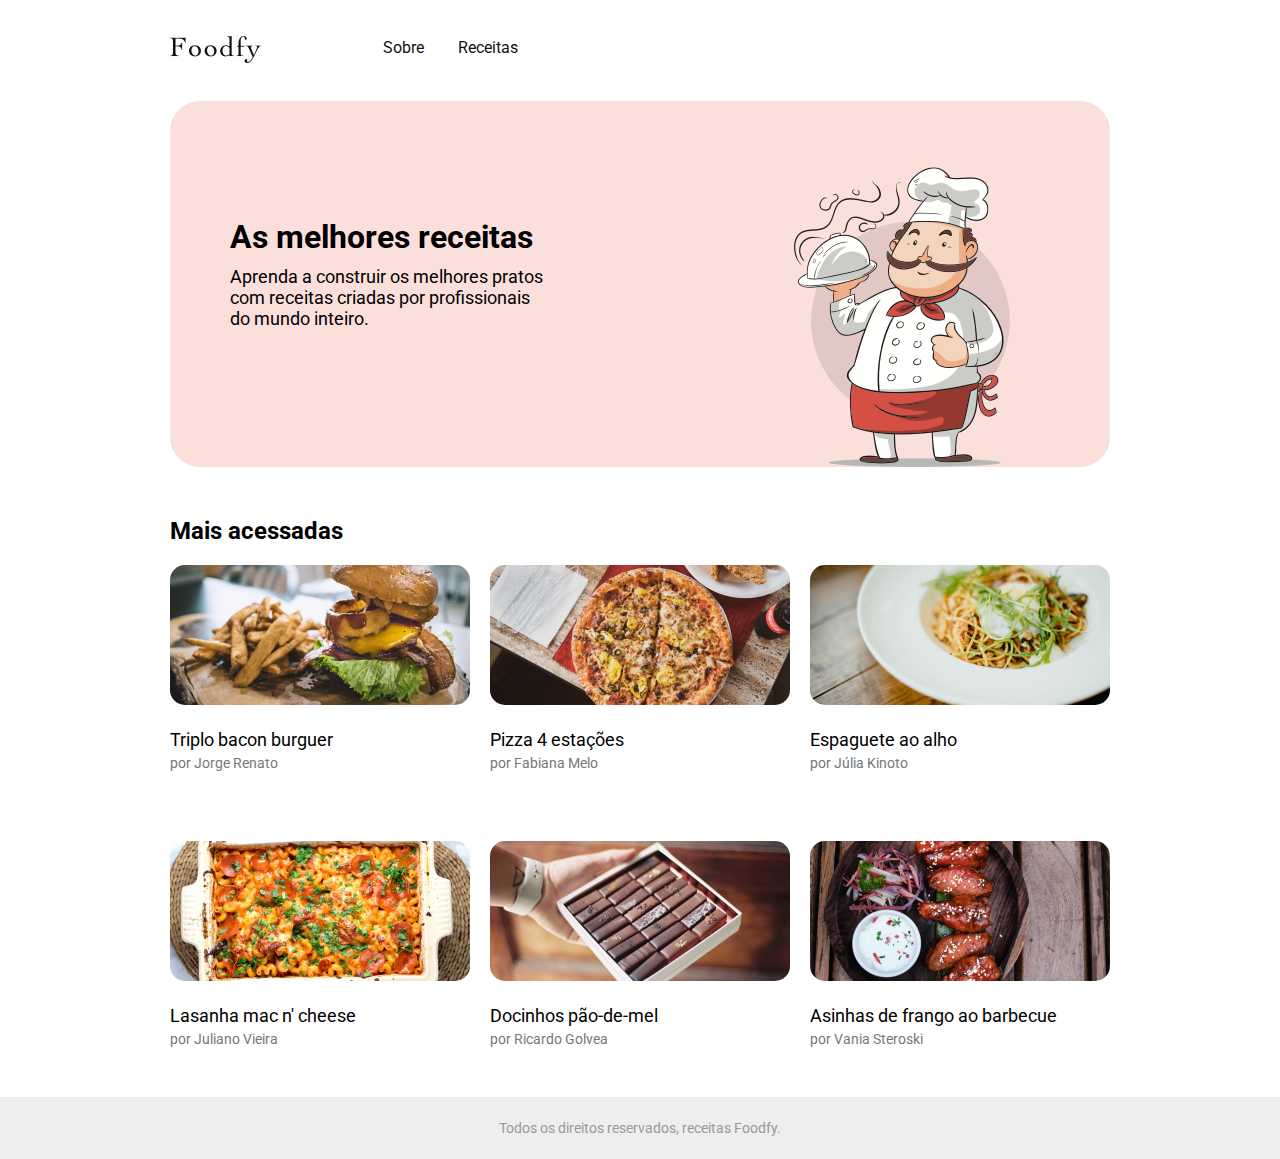
<file: Fase-02/construindo-foodfy/index.html>
<!DOCTYPE html>
<html lang="en">
<head>
    <meta charset="UTF-8">
    <meta http-equiv="X-UA-Compatible" content="IE=edge">
    <meta name="viewport" content="width=device-width, initial-scale=1.0">
    <title>Foodfy</title>
    <link rel="stylesheet" href="styles.css">
</head>
<body>
    <header>
        <div class="caixa">
            <h1>
                <img src="logo.png" alt="logo foodfy">
            </h1>
    
            <nav>
                <ul>
                    <li><a href="sobre.html">Sobre</a></li>
                    <li><a href="#">Receitas</a></li>
                </ul>
            </nav>
        </div>
    </header>

    <div class="caixa-2">
        <h2>As melhores receitas</h2>
        <p>Aprenda a construir os melhores pratos com receitas criadas por profissionais do mundo inteiro.</p>
        <img src="chef.png" alt="">
    </div>

    <h3>Mais acessadas</h3>

    <section class="caixa-3">
        <div class="card-1">
            <div class="card_image">
                <img src="burger.png" alt="triplo bacon burger">
            </div>
            <div class="card_content">
                <p>Triplo bacon burguer</p>
            </div>
            <div class="card_info">
                <p>por Jorge Renato</p>
            </div>
        </div>
        <div class="card-2">
            <div class="card_image">
                <img src="pizza.png" alt="pizza 4 estações">
            </div>
            <div class="card_content">
                <p>Pizza 4 estações</p>
            </div>
            <div class="card_info">
                <p>por Fabiana Melo</p>
            </div>
        </div>
        <div class="card-3">
            <div class="card_image">
                <img src="espaguete.png" alt="espaguete ao alho">
            </div>
            <div class="card_content">
                <p>Espaguete ao alho</p>
            </div>
            <div class="card_info">
                <p>por Júlia Kinoto</p>
            </div>
        </div>
        <div class="card-4">
            <div class="card_image">
                <img src="lasanha.png" alt="lasanha mac n' cheese">
            </div>
            <div class="card_content">
                <p>Lasanha mac n' cheese</p>
            </div>
            <div class="card_info">
                <p>por Juliano Vieira</p>
            </div>
        </div>
        <div class="card-5">
            <div class="card_image">
                <img src="doce.png" alt="Docinhos pão-de-mel">
            </div>
            <div class="card_content">
                <p>Docinhos pão-de-mel</p>
            </div>
            <div class="card_info">
                <p>por Ricardo Golvea</p>
            </div>
        </div>
        <div class="card-6">
            <div class="card_image">
                <img src="asinhas.png" alt="Asinhas de frango ao barbecue">
            </div>
            <div class="card_content">
                <p>Asinhas de frango ao barbecue</p>
            </div>
            <div class="card_info">
                <p>por Vania Steroski</p>
            </div>
        </div>
    </section>

    <footer>
        <p>Todos os direitos reservados, receitas Foodfy.</p>
    </footer>
</body>
</html>
</file>
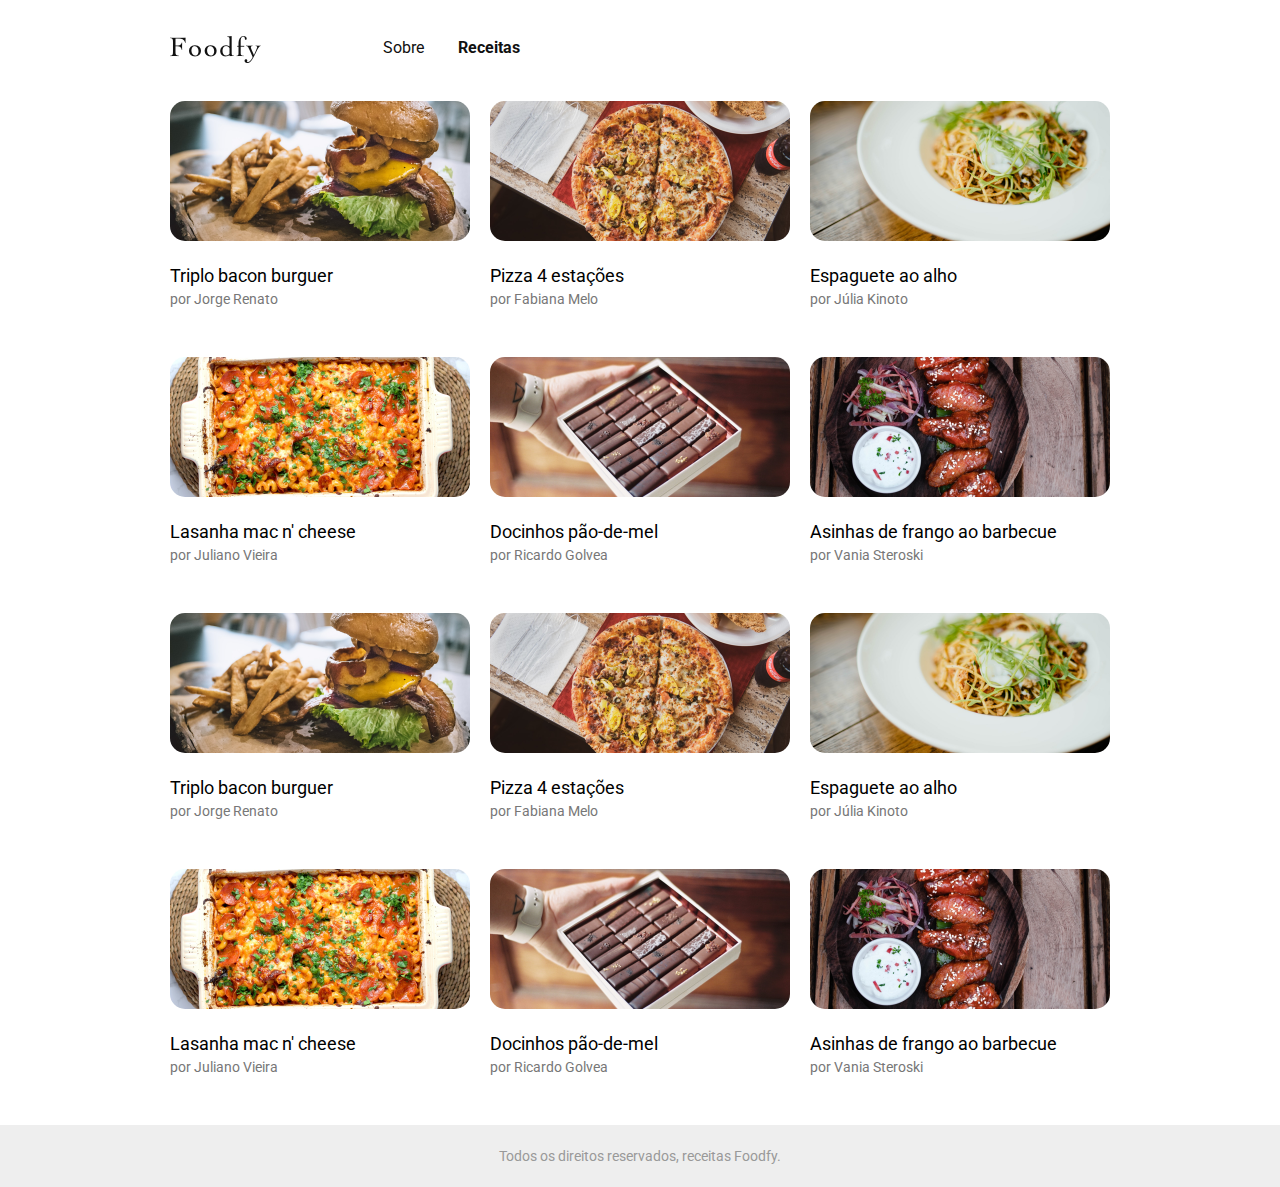
<file: Fase-02/construindo-foodfy/receitas.html>
<!DOCTYPE html>
<html lang="en">
<head>
    <meta charset="UTF-8">
    <meta http-equiv="X-UA-Compatible" content="IE=edge">
    <meta name="viewport" content="width=device-width, initial-scale=1.0">
    <title>Foodfy</title>
    <link rel="stylesheet" href="receitas.css">
</head>
<body>
    <header>
        <div class="caixa">
            <h1>
                <img src="logo.png" alt="logo foodfy">
            </h1>
    
            <nav>
                <ul>
                    <li><a href="sobre.html">Sobre</a></li>
                    <li><a href="receitas.html"><strong>Receitas</strong></a></li>
                </ul>
            </nav>
        </div>
    </header>

    <section class="caixa-3">
        <div class="card-1">
            <div class="card_image">
                <img src="burger.png" alt="triplo bacon burger">
            </div>
            <div class="card_content">
                <p>Triplo bacon burguer</p>
            </div>
            <div class="card_info">
                <p>por Jorge Renato</p>
            </div>
        </div>
        <div class="card-2">
            <div class="card_image">
                <img src="pizza.png" alt="pizza 4 estações">
            </div>
            <div class="card_content">
                <p>Pizza 4 estações</p>
            </div>
            <div class="card_info">
                <p>por Fabiana Melo</p>
            </div>
        </div>
        <div class="card-3">
            <div class="card_image">
                <img src="espaguete.png" alt="espaguete ao alho">
            </div>
            <div class="card_content">
                <p>Espaguete ao alho</p>
            </div>
            <div class="card_info">
                <p>por Júlia Kinoto</p>
            </div>
        </div>
        <div class="card-4">
            <div class="card_image">
                <img src="lasanha.png" alt="lasanha mac n' cheese">
            </div>
            <div class="card_content">
                <p>Lasanha mac n' cheese</p>
            </div>
            <div class="card_info">
                <p>por Juliano Vieira</p>
            </div>
        </div>
        <div class="card-5">
            <div class="card_image">
                <img src="doce.png" alt="Docinhos pão-de-mel">
            </div>
            <div class="card_content">
                <p>Docinhos pão-de-mel</p>
            </div>
            <div class="card_info">
                <p>por Ricardo Golvea</p>
            </div>
        </div>
        <div class="card-6">
            <div class="card_image">
                <img src="asinhas.png" alt="Asinhas de frango ao barbecue">
            </div>
            <div class="card_content">
                <p>Asinhas de frango ao barbecue</p>
            </div>
            <div class="card_info">
                <p>por Vania Steroski</p>
            </div>
        </div>
        <div class="card-7">
            <div class="card_image">
                <img src="burger.png" alt="triplo bacon burger">
            </div>
            <div class="card_content">
                <p>Triplo bacon burguer</p>
            </div>
            <div class="card_info">
                <p>por Jorge Renato</p>
            </div>
        </div>
        <div class="card-8">
            <div class="card_image">
                <img src="pizza.png" alt="pizza 4 estações">
            </div>
            <div class="card_content">
                <p>Pizza 4 estações</p>
            </div>
            <div class="card_info">
                <p>por Fabiana Melo</p>
            </div>
        </div>
        <div class="card-9">
            <div class="card_image">
                <img src="espaguete.png" alt="espaguete ao alho">
            </div>
            <div class="card_content">
                <p>Espaguete ao alho</p>
            </div>
            <div class="card_info">
                <p>por Júlia Kinoto</p>
            </div>
        </div>
        <div class="card-10">
            <div class="card_image">
                <img src="lasanha.png" alt="lasanha mac n' cheese">
            </div>
            <div class="card_content">
                <p>Lasanha mac n' cheese</p>
            </div>
            <div class="card_info">
                <p>por Juliano Vieira</p>
            </div>
        </div>
        <div class="card-11">
            <div class="card_image">
                <img src="doce.png" alt="Docinhos pão-de-mel">
            </div>
            <div class="card_content">
                <p>Docinhos pão-de-mel</p>
            </div>
            <div class="card_info">
                <p>por Ricardo Golvea</p>
            </div>
        </div>
        <div class="card-12">
            <div class="card_image">
                <img src="asinhas.png" alt="Asinhas de frango ao barbecue">
            </div>
            <div class="card_content">
                <p>Asinhas de frango ao barbecue</p>
            </div>
            <div class="card_info">
                <p>por Vania Steroski</p>
            </div>
        </div>
    </section>

    <footer>
        <p>Todos os direitos reservados, receitas Foodfy.</p>
    </footer>
</body>
</html>
</file>
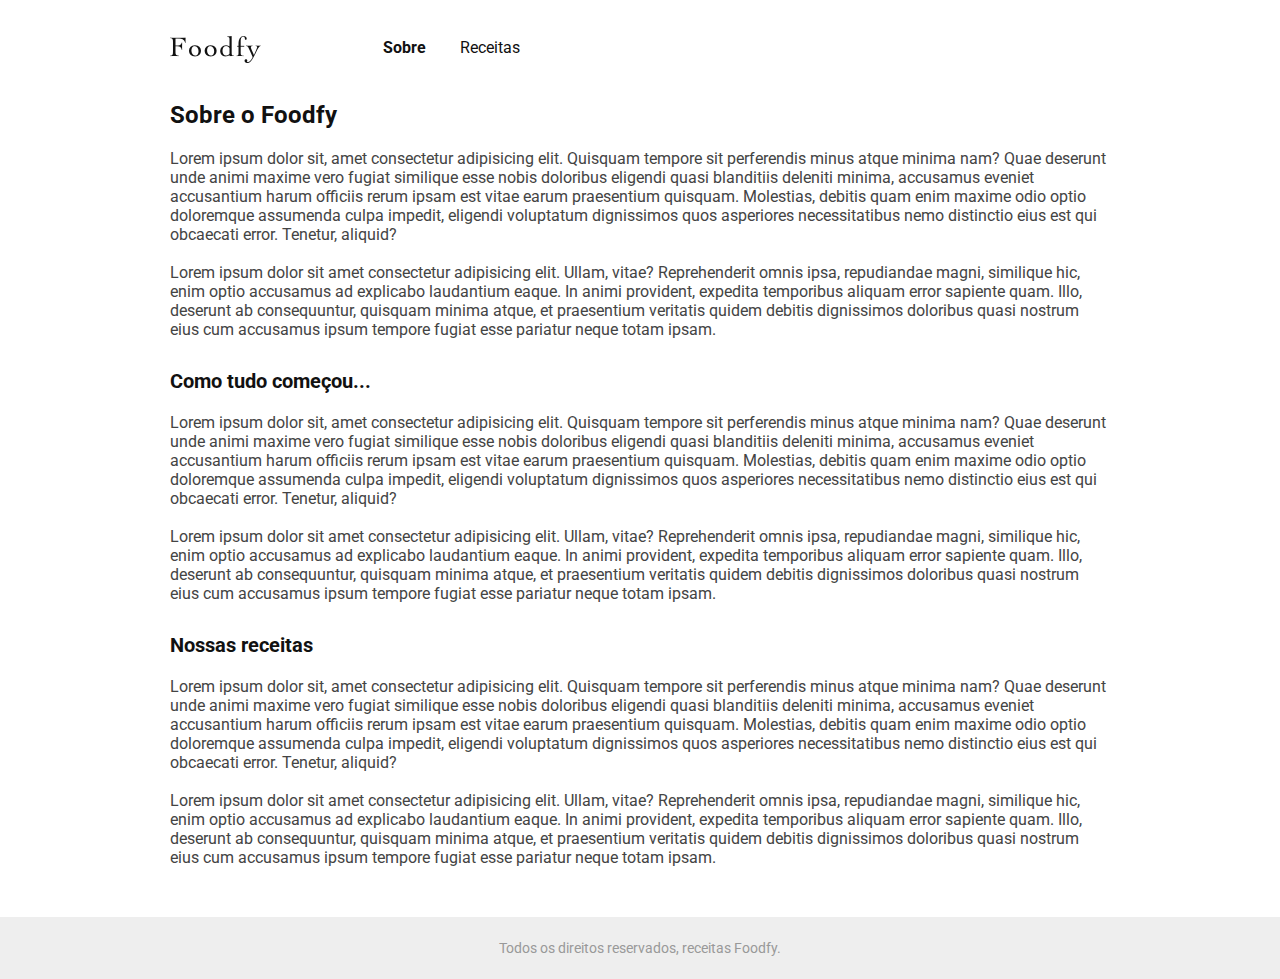
<file: Fase-02/construindo-foodfy/sobre.html>
<!DOCTYPE html>
<html lang="en">
<head>
    <meta charset="UTF-8">
    <meta http-equiv="X-UA-Compatible" content="IE=edge">
    <meta name="viewport" content="width=device-width, initial-scale=1.0">
    <title>Foodfy</title>
    <link rel="stylesheet" href="sobre.css">
</head>
<body>
    <header>
        <div class="caixa">
            <h1>
                <img src="logo.png" alt="logo foodfy">
            </h1>
    
            <nav>
                <ul>
                    <li><a href="sobre.html"><strong>Sobre</strong></a></li>
                    <li><a href="receitas.html">Receitas</a></li>
                </ul>
            </nav>
        </div>
    </header>

    <div class="caixa-2">
        <h2>Sobre o Foodfy</h2>
        <p>Lorem ipsum dolor sit, amet consectetur adipisicing elit. Quisquam tempore sit perferendis minus atque minima nam? Quae deserunt unde animi maxime vero fugiat similique esse nobis doloribus eligendi quasi blanditiis deleniti minima, accusamus eveniet accusantium harum officiis rerum ipsam est vitae earum praesentium quisquam. Molestias, debitis quam enim maxime odio optio doloremque assumenda culpa impedit, eligendi voluptatum dignissimos quos asperiores necessitatibus nemo distinctio eius est qui obcaecati error. Tenetur, aliquid?</p>
        <br>
        <p>Lorem ipsum dolor sit amet consectetur adipisicing elit. Ullam, vitae? Reprehenderit omnis ipsa, repudiandae magni, similique hic, enim optio accusamus ad explicabo laudantium eaque. In animi provident, expedita temporibus aliquam error sapiente quam. Illo, deserunt ab consequuntur, quisquam minima atque, et praesentium veritatis quidem debitis dignissimos doloribus quasi nostrum eius cum accusamus ipsum tempore fugiat esse pariatur neque totam ipsam.</p>
    </div>

    <div class="caixa-3">
        <h3>Como tudo começou...</h3>
        <p>Lorem ipsum dolor sit, amet consectetur adipisicing elit. Quisquam tempore sit perferendis minus atque minima nam? Quae deserunt unde animi maxime vero fugiat similique esse nobis doloribus eligendi quasi blanditiis deleniti minima, accusamus eveniet accusantium harum officiis rerum ipsam est vitae earum praesentium quisquam. Molestias, debitis quam enim maxime odio optio doloremque assumenda culpa impedit, eligendi voluptatum dignissimos quos asperiores necessitatibus nemo distinctio eius est qui obcaecati error. Tenetur, aliquid?</p>
        <br>
        <p>Lorem ipsum dolor sit amet consectetur adipisicing elit. Ullam, vitae? Reprehenderit omnis ipsa, repudiandae magni, similique hic, enim optio accusamus ad explicabo laudantium eaque. In animi provident, expedita temporibus aliquam error sapiente quam. Illo, deserunt ab consequuntur, quisquam minima atque, et praesentium veritatis quidem debitis dignissimos doloribus quasi nostrum eius cum accusamus ipsum tempore fugiat esse pariatur neque totam ipsam.</p>
        <h3>Nossas receitas</h3>
        <p>Lorem ipsum dolor sit, amet consectetur adipisicing elit. Quisquam tempore sit perferendis minus atque minima nam? Quae deserunt unde animi maxime vero fugiat similique esse nobis doloribus eligendi quasi blanditiis deleniti minima, accusamus eveniet accusantium harum officiis rerum ipsam est vitae earum praesentium quisquam. Molestias, debitis quam enim maxime odio optio doloremque assumenda culpa impedit, eligendi voluptatum dignissimos quos asperiores necessitatibus nemo distinctio eius est qui obcaecati error. Tenetur, aliquid?</p>
        <br>
        <p>Lorem ipsum dolor sit amet consectetur adipisicing elit. Ullam, vitae? Reprehenderit omnis ipsa, repudiandae magni, similique hic, enim optio accusamus ad explicabo laudantium eaque. In animi provident, expedita temporibus aliquam error sapiente quam. Illo, deserunt ab consequuntur, quisquam minima atque, et praesentium veritatis quidem debitis dignissimos doloribus quasi nostrum eius cum accusamus ipsum tempore fugiat esse pariatur neque totam ipsam.</p>
    </div>

    <footer>
        <p>Todos os direitos reservados, receitas Foodfy.</p>
    </footer>
</body>
</html>
</file>
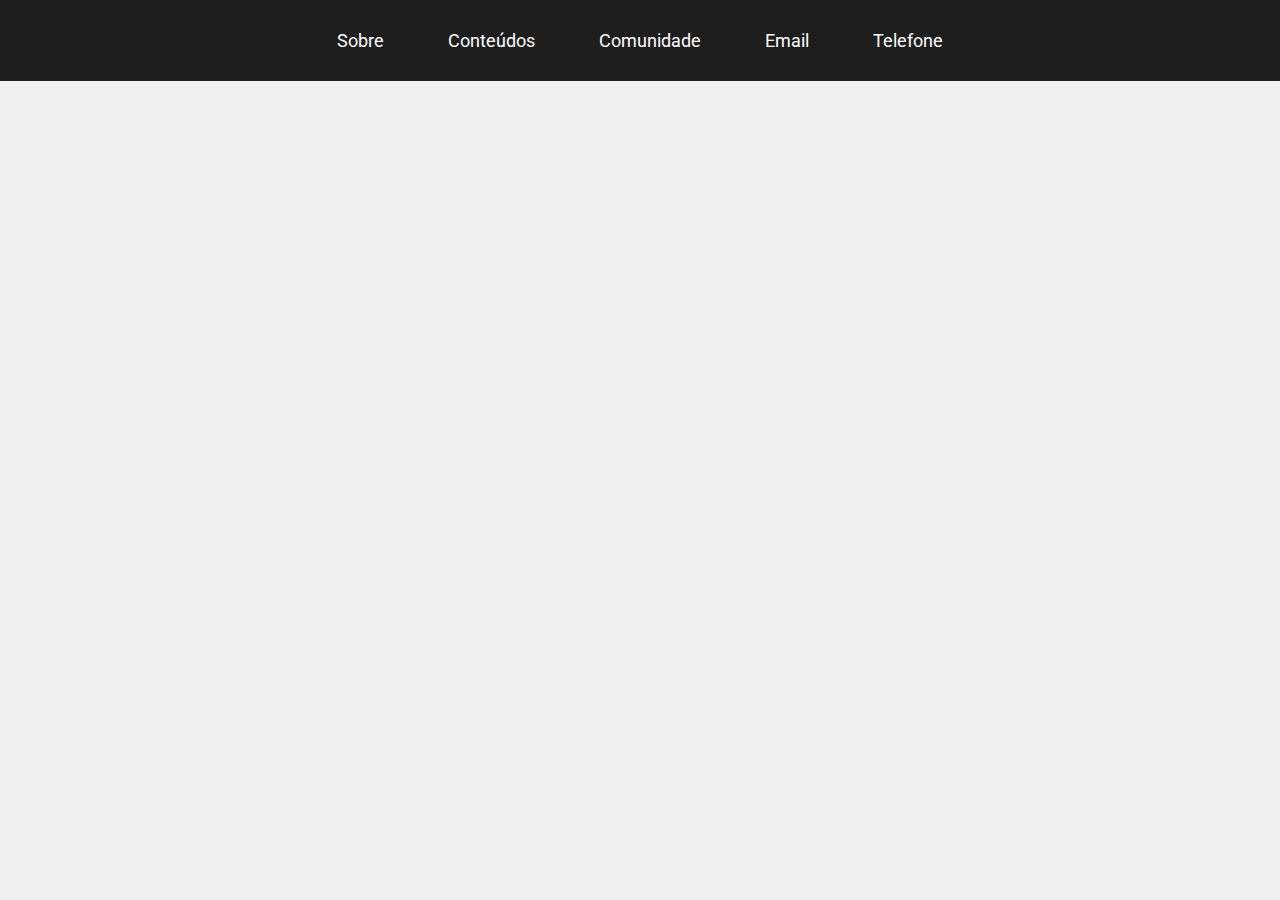
<file: Fase-02/iniciando-no-front-end/02-1-primeiro-html.html>
<!DOCTYPE html>
<html>
    <head>
        <title>Rocketseat</title>
        <link rel="icon" type="image/x-icon" href="favicon.ico"/>
        <link rel="stylesheet" href="styles.css">
    </head>
    <body>
        <header>
            <div>
                <a href="02-2-pagina-descricao.html" target="_blank">Sobre</a>
                <a href="02-3-pagina-conteudos.html" target="_blank">Conteúdos</a>
                <a href="https://discordapp.com/invite/gCRAFhc">Comunidade</a>
                <a href="mailto:oi@rocketseat.com.br">Email</a>
                <a href="tel:+5547992078767">Telefone</a>    
            </div>
        </header>
    </body>
</html>
</file>
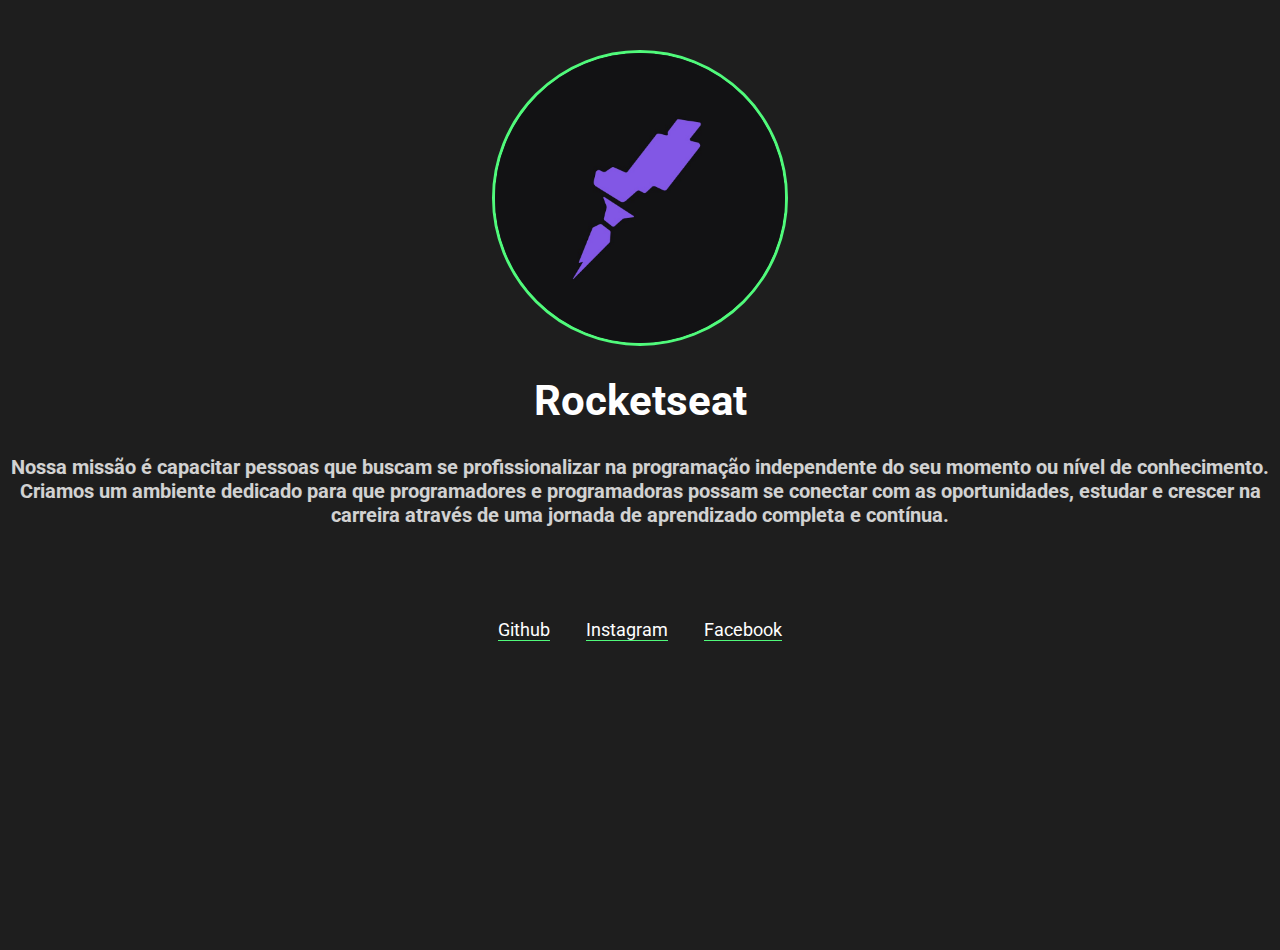
<file: Fase-02/iniciando-no-front-end/02-2-pagina-descricao.html>
<!DOCTYPE html>
<html>
    <head>
        <title>Sobre</title>
        <link rel="stylesheet" href="pagina-descricao.css">
    </head>
    <body>
        <div class="container">
            <div class="box-1">
                <img src="logo1.jpg" alt="Logo Rocketseat">
            </div>
            <div class="box-2">
                <h1>Rocketseat</h1>
                <h2>
                    Nossa missão é capacitar pessoas que buscam se profissionalizar na programação independente do seu momento ou nível de conhecimento.
                    Criamos um ambiente dedicado para que programadores e programadoras possam se conectar com as oportunidades, estudar e crescer na carreira através de uma jornada de aprendizado completa e contínua.    
                </h2>
            </div>
            <div class="box-3">
                <a href="/">Github</a>
                <a href="/">Instagram</a>
                <a href="/">Facebook</a>
            </div>
        </div>
    </body>
</html>
</file>
<file: Fase-02/construindo-foodfy/styles.css>
@import url('https://fonts.googleapis.com/css2?family=Roboto&display=swap');

* {
    margin: 0;
    padding: 0;
    border: 0;
}

body {
    font-family: 'Roboto', sans-serif;
}

.caixa {
    max-width: 940px;
    margin: 0 auto;
    position: relative;
}

h1 img {
    padding-top: 36.1px;
    padding-bottom: 30px;
}

nav {
    position: absolute;
    top: 38px;
    left: 213px;
}

nav li {
    display: inline;
    margin-right: 30px;
}

nav a {
    text-decoration: none;
    font-size: 16px;
    color: #111111;
}

.caixa-2 {
    margin: 0 auto;
    background-color: #FBDFDB;
    border-radius: 30px;
    position: relative;
    width: 940px;
    height: 366px;
}

.caixa-2 h2 {
    position: absolute;
    left: 60px;
    top: 117px;
    font-size: 32px;
    font-weight: bold;
}

.caixa-2 p {
    position: absolute;
    left: 60px;
    top: 165px;
    width: 316px;
    font-size: 18px;
}

.caixa-2 img {
    position: absolute;
    right: 100px;
    top: 66px;
}

h3 {
    max-width: 940px;
    margin: 0 auto;
    font-size: 24px;
    font-weight: bold;
    padding-top: 50px;
    padding-bottom: 20px;
}

.caixa-3 {
    max-width: 940px;
    margin: 0 auto;
    display: grid;
    grid-template-columns: 1fr 1fr 1fr;
    gap: 20px;
}

.card_image img{
    border-radius: 15px;
    width: 300px;
}

.card_content p {
    padding-top: 20px;
    font-size: 18px;
}

.card_info p {
    font-size: 14px;
    color: #777777;
    padding-top: 5px;
    padding-bottom: 50px;
}

footer {
    background-color: #EEEEEE;
}

footer p {
    padding: 23px;
    text-align: center;
    color: #999999;
    font-size: 14px;
}
</file>
<file: Fase-02/construindo-foodfy/receitas.css>
@import url('https://fonts.googleapis.com/css2?family=Roboto&display=swap');

* {
    margin: 0;
    padding: 0;
    border: 0;
}

body {
    font-family: 'Roboto', sans-serif;
}

.caixa {
    max-width: 940px;
    margin: 0 auto;
    position: relative;
}

h1 img {
    padding-top: 36.1px;
    padding-bottom: 30px;
}

nav {
    position: absolute;
    top: 38px;
    left: 213px;
}

nav li {
    display: inline;
    margin-right: 30px;
}

nav a {
    text-decoration: none;
    font-size: 16px;
    color: #111111;
}

.caixa-3 {
    max-width: 940px;
    margin: 0 auto;
    display: grid;
    grid-template-columns: 1fr 1fr 1fr;
    gap: 20px;
}

.card_image img{
    border-radius: 15px;
    width: 300px;
}

.card_content p {
    padding-top: 20px;
    font-size: 18px;
}

.card_info p {
    font-size: 14px;
    color: #777777;
    padding-top: 5px;
    padding-bottom: 30px;
}

footer {
    margin-top: 20px;
    background-color: #EEEEEE;
}

footer p {
    padding: 23px;
    text-align: center;
    color: #999999;
    font-size: 14px;
}
</file>
<file: Fase-02/construindo-foodfy/sobre.css>
@import url('https://fonts.googleapis.com/css2?family=Roboto&display=swap');

* {
    margin: 0;
    padding: 0;
    border: 0;
}

body {
    font-family: 'Roboto', sans-serif;
}

.caixa {
    max-width: 940px;
    margin: 0 auto;
    position: relative;
}

h1 img {
    padding-top: 36.1px;
    padding-bottom: 30px;
}

nav {
    position: absolute;
    top: 38px;
    left: 213px;
}

nav li {
    display: inline;
    margin-right: 30px;
}

nav a {
    text-decoration: none;
    font-size: 16px;
    color: #111111;
}

.caixa-2 {
    max-width: 940px;
    margin: 0 auto;
}

.caixa-2 h2 {
    color: #111111;
    top: 50px;
    padding-bottom: 20px;
    font-weight: bold;
}

.caixa-2 p {
    color: #444444;
}

.caixa-3 {
    max-width: 940px;
    margin: 0 auto;
}

.caixa-3 h3 {
    color: #111111;
    font-size: 20px;
    font-weight: bold;
    padding-top: 30px;
    padding-bottom: 20px;
}

.caixa-3 p {
    color: #444444;
}

footer {
    background-color: #EEEEEE;
    margin-top: 50px;
}

footer p {
    padding: 23px;
    text-align: center;
    color: #999999;
    font-size: 14px;
}
</file>
<file: Fase-02/iniciando-no-front-end/styles.css>
@import "https://fonts.googleapis.com/css2?family=Roboto&display=swap";

* {
    margin: 0;
    padding: 0;
    border: 0;
}

body {
    background: #EFEFEF;
    font-family: 'Roboto', sans-serif;
}

header {
    padding: 30px;
    background-color: #1E1E1E;
}

header div {
    text-align: center;
}

header div a {
    color: white;
    font-size: 18px;
    margin: 0 30px;
    text-decoration: none;
}

header div a:hover {
    color: #50fa7b;
    transition: color 600ms;
}
</file>
<file: Fase-02/iniciando-no-front-end/pagina-descricao.css>
@import "https://fonts.googleapis.com/css2?family=Roboto&display=swap";

:root {
    --color-green: #50fa7b;
}

* {
    margin: 0;
    padding: 0;
    border: 0;
}

body {
    background: #1E1E1E;
    color: white;
    font-family: 'Roboto', sans-serif;
}

.container {
    padding-top: 50px;
    display: grid;
    height: 100vh;
    grid-template-columns: repeat(3, 1fr);
    grid-template-rows: 0.7fr 0.7fr 1fr;
    grid-template-areas: 
        'box-1 box-1 box-1'
        'box-2 box-2 box-2'
        'box-3 box-3 box-3';
    grid-gap: 1rem;
    text-align: center;
}

.box-1 {
    grid-area: box-1;
}

.box-1 img {
    border-radius: 50%;
    border: 3px solid var(--color-green);
    height: 290px;
}

.box-2 {
    grid-area: box-2;
}

.box-2 h1 {
    padding-top: 10px;
    font-size: 42px;
}

.box-2 h2 {
    padding-top: 30px;
    font-size: 20px;
    opacity: 0.8;
}

.box-3 {
    grid-area: box-3;
}

.box-3 a {
    color: white;
    font-size: 18px;
    line-height: 28px;
    margin: 0 16px;
    text-decoration: none;
    border-bottom: 1px solid var(--color-green);
}

.box-3 a:hover {
    color: var(--color-green);
    transition: color 700ms;
}

@media only screen and  (max-width: 500px) {
    .container{
        grid-template-columns: 1fr;
        grid-template-rows: 0.6fr 0.6fr 0.3fr;
        grid-template-areas: 
        "box-1"
        "box-2"
        "box-3";
    }

    .box-3 {
        padding-top: 20px;
    }
}
</file>
